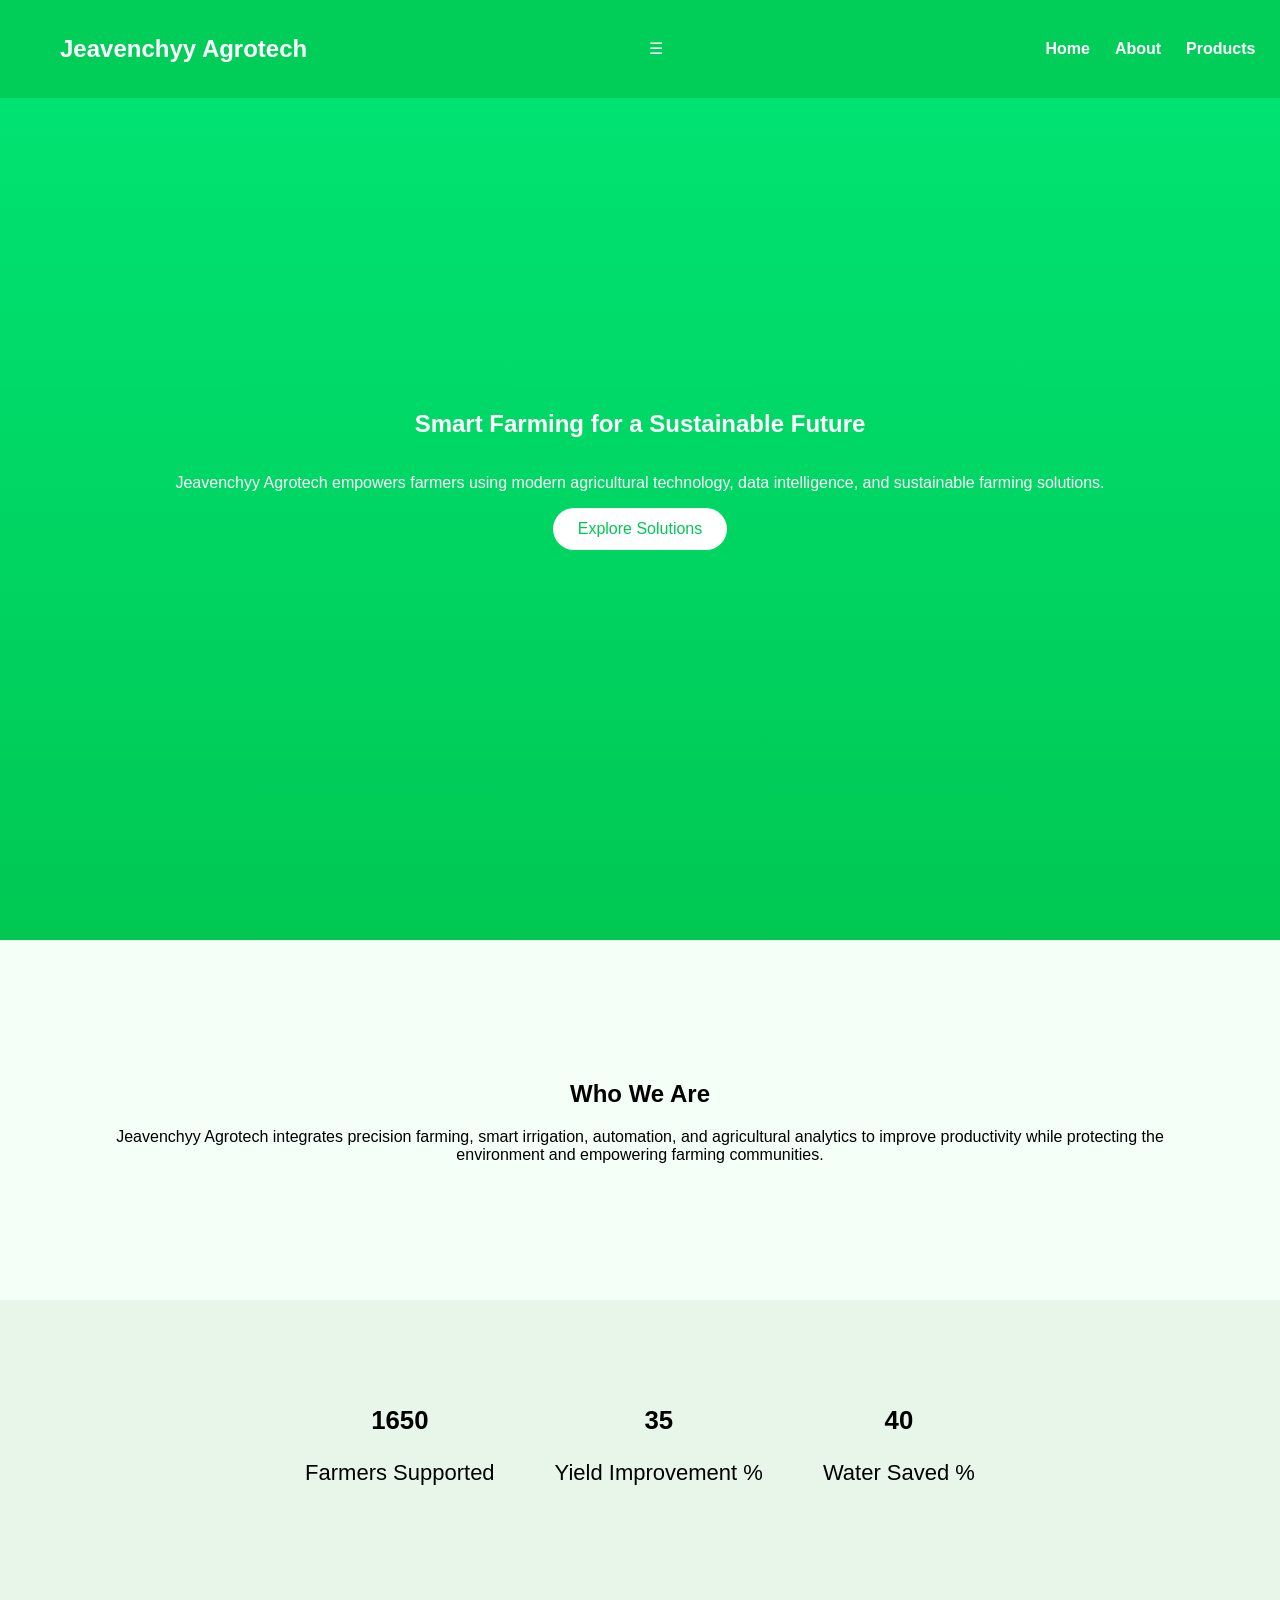
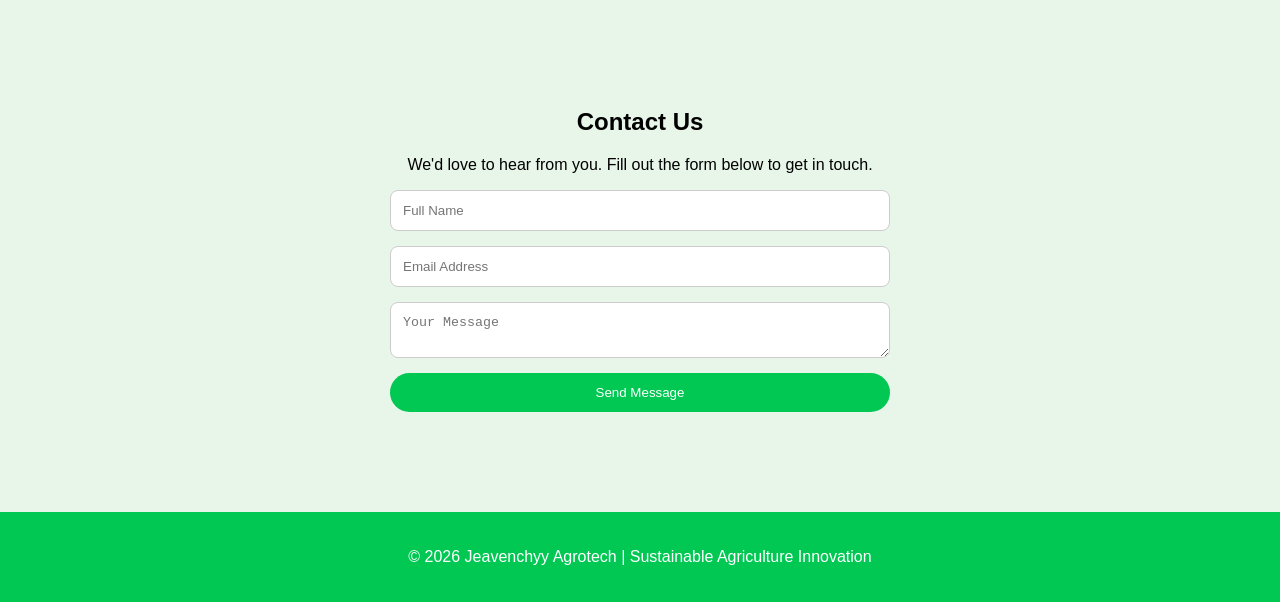
<file: index.html>
<!DOCTYPE html>
<html lang="en">
<head>
<meta charset="UTF-8">
<meta name="viewport" content="width=device-width, initial-scale=1.0">
<title>Jeavenchyy Agrotech</title>

<link rel="stylesheet" href="style.css">
<script defer src="script.js"></script>
</head>

<body>

<!-- NAVBAR -->
<nav class="navbar">
    <h2 class="logo">Jeavenchyy Agrotech</h2>

    <div class="menu-toggle" id="menu-toggle">
        ☰
    </div>

    <ul class="nav-links" id="nav-links">
        <li><a href="index.html" target="_self">Home</a></li>
        <li><a href="about.html" target="_self">About</a></li>
        <li><a href="products.html" target="_self">Products</a></li>
        <li><a href="contact.html" target="_self">Contact</a></li>
    </ul>
</nav>

<!-- HERO -->
<section class="hero">
<h1>Smart Farming for a Sustainable Future</h1>
<p>
Jeavenchyy Agrotech empowers farmers using modern agricultural
technology, data intelligence, and sustainable farming solutions.
</p>

<a href="products.html" class="btn">Explore Solutions</a>
</section>

<!-- ABOUT PREVIEW -->
<section class="section fade">
<h2>Who We Are</h2>
<p>
Jeavenchyy Agrotech integrates precision farming, smart irrigation,
automation, and agricultural analytics to improve productivity while
protecting the environment and empowering farming communities.
</p>
</section>

<!-- IMPACT -->
<section class="stats">

<div class="stat">
<h3 class="counter" data-target="5000">0</h3>
<p>Farmers Supported</p>
</div>

<div class="stat">
<h3 class="counter" data-target="35">0</h3>
<p>Yield Improvement %</p>
</div>

<div class="stat">
<h3 class="counter" data-target="40">0</h3>
<p>Water Saved %</p>
</div>

</section>

<!-- CONTACT SECTION -->
<section id="contact" class="contact-section">
  <h2>Contact Us</h2>
  <p>We'd love to hear from you. Fill out the form below to get in touch.</p>
  
  <form class="contact-form">
    <input type="text" placeholder="Full Name" required>
    <input type="email" placeholder="Email Address" required>
    <textarea placeholder="Your Message" required></textarea>
    <button type="submit">Send Message</button>
  </form>
</section>


<footer>
<p>© 2026 Jeavenchyy Agrotech | Sustainable Agriculture Innovation</p>
</footer>

</body>
</html>
</file>
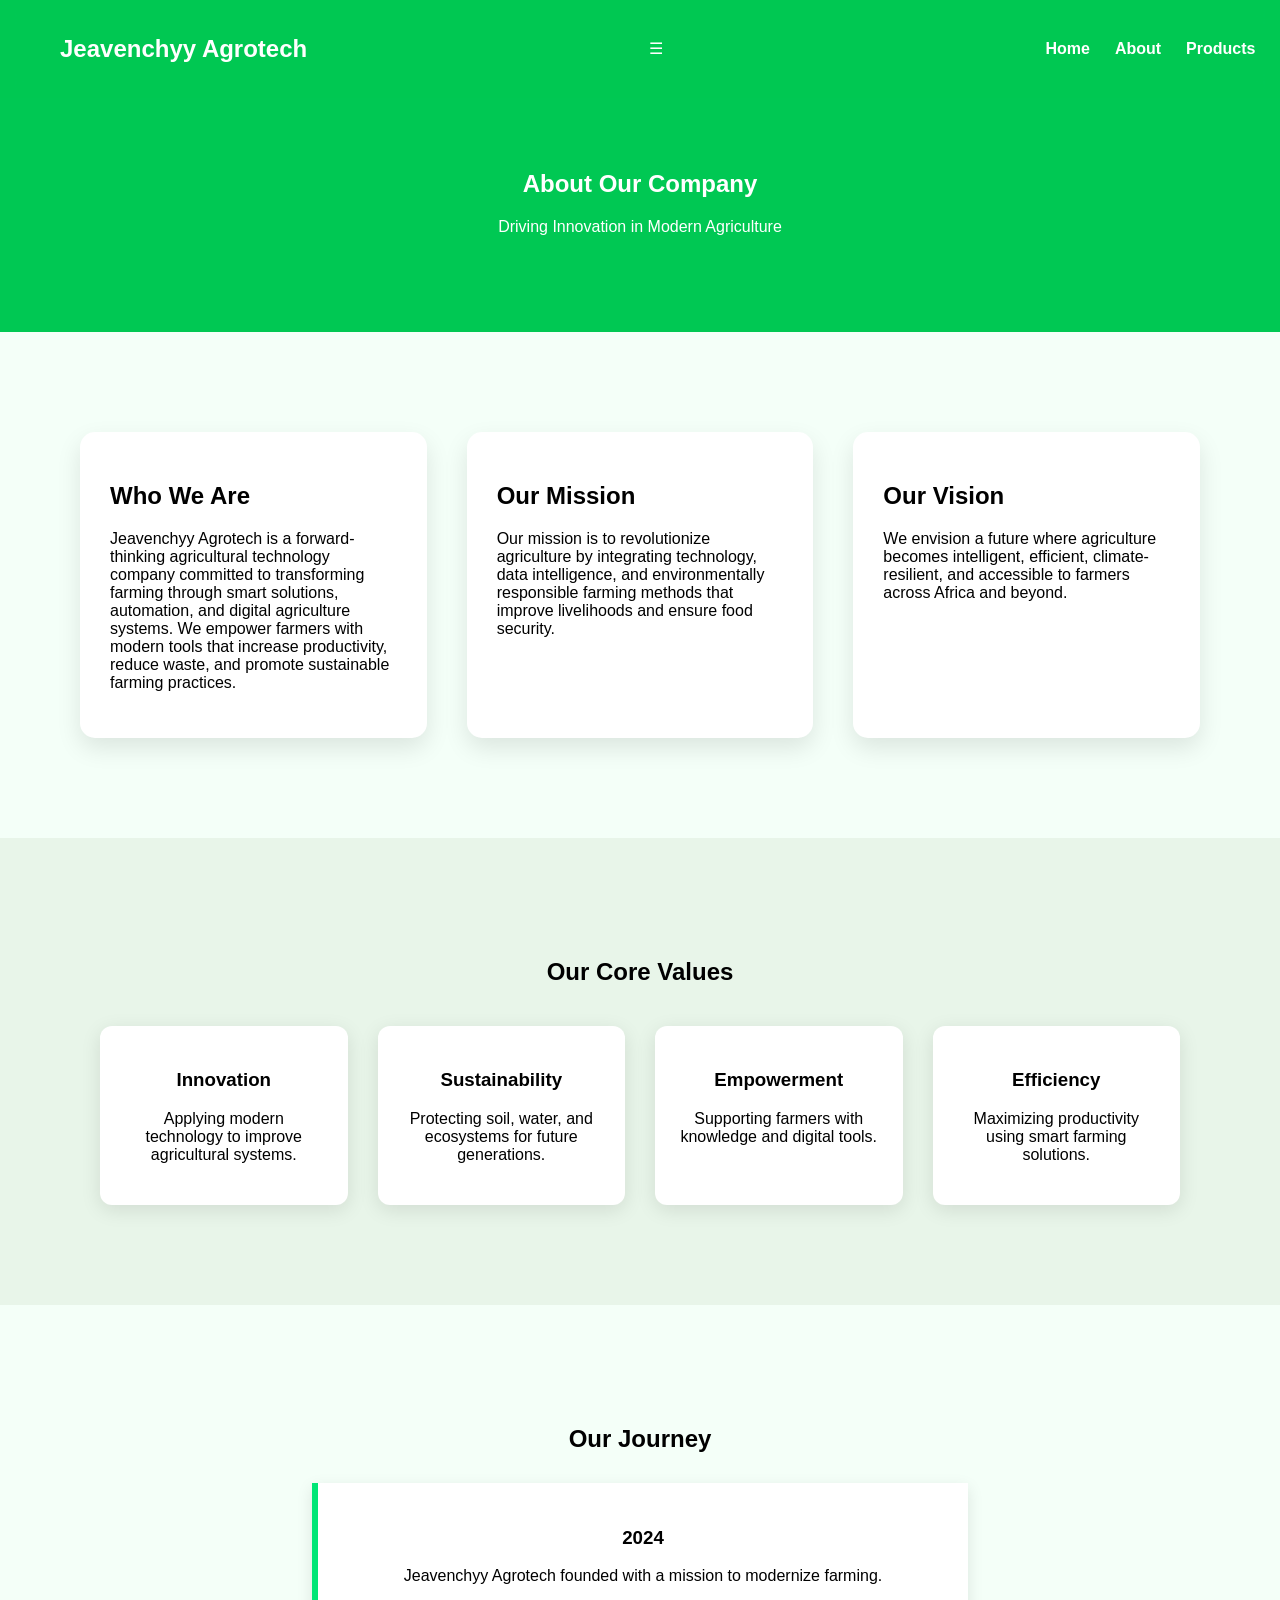
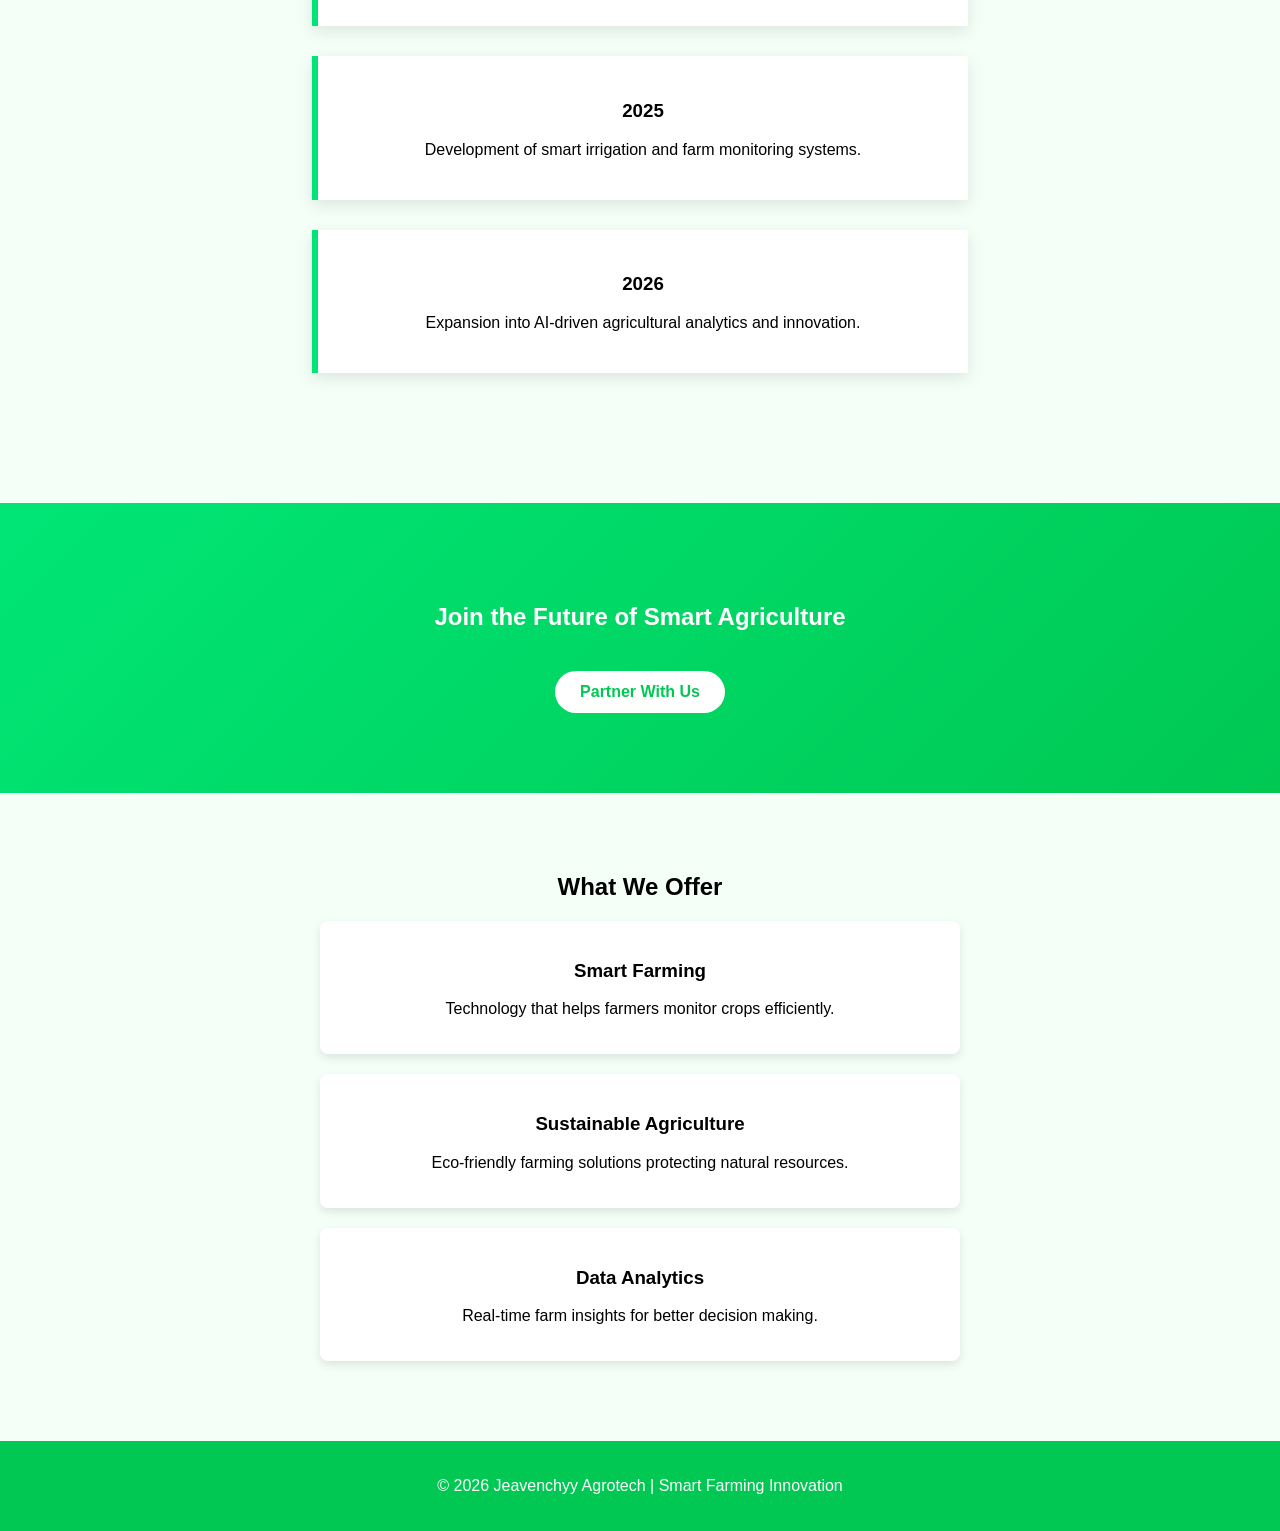
<file: about.html>
<!DOCTYPE html>
<html lang="en">
<head>
<meta charset="UTF-8">
<meta name="viewport" content="width=device-width, initial-scale=1.0">

<title>About | Jeavenchyy Agrotech</title>

<link rel="stylesheet" href="style.css">
<script defer src="script.js"></script>

</head>

<body>

<!-- NAVBAR -->
<nav class="navbar">
    <h2 class="logo">Jeavenchyy Agrotech</h2>

    <div class="menu-toggle" id="menu-toggle">
        ☰
    </div>

    <ul class="nav-links" id="nav-links">
        <li><a href="index.html" target="_self">Home</a></li>
        <li><a href="about.html" target="_self">About</a></li>
        <li><a href="products.html" target="_self">Products</a></li>
        <li><a href="contact.html" target="_self">Contact</a></li>
    </ul>
</nav>

<!-- HERO -->
<section class="page-hero">
<h1>About Our Company</h1>
<p>Driving Innovation in Modern Agriculture</p>
</section>


<!-- COMPANY INTRO -->
<section class="about-container">

<div class="about-grid">

<div class="about-card fade">
<h2>Who We Are</h2>
<p>
Jeavenchyy Agrotech is a forward-thinking agricultural technology
company committed to transforming farming through smart solutions,
automation, and digital agriculture systems.
We empower farmers with modern tools that increase productivity,
reduce waste, and promote sustainable farming practices.
</p>
</div>

<div class="about-card fade">
<h2>Our Mission</h2>
<p>
Our mission is to revolutionize agriculture by integrating technology,
data intelligence, and environmentally responsible farming methods
that improve livelihoods and ensure food security.
</p>
</div>

<div class="about-card fade">
<h2>Our Vision</h2>
<p>
We envision a future where agriculture becomes intelligent,
efficient, climate-resilient, and accessible to farmers across
Africa and beyond.
</p>
</div>

</div>

</section>


<!-- COMPANY VALUES -->
<section class="values-section fade">

<h2>Our Core Values</h2>

<div class="values-grid">

<div class="value-box">
<h3>Innovation</h3>
<p>Applying modern technology to improve agricultural systems.</p>
</div>

<div class="value-box">
<h3>Sustainability</h3>
<p>Protecting soil, water, and ecosystems for future generations.</p>
</div>

<div class="value-box">
<h3>Empowerment</h3>
<p>Supporting farmers with knowledge and digital tools.</p>
</div>

<div class="value-box">
<h3>Efficiency</h3>
<p>Maximizing productivity using smart farming solutions.</p>
</div>

</div>

</section>


<!-- TIMELINE -->
<section class="timeline">

<h2>Our Journey</h2>

<div class="timeline-item fade">
<h3>2024</h3>
<p>Jeavenchyy Agrotech founded with a mission to modernize farming.</p>
</div>

<div class="timeline-item fade">
<h3>2025</h3>
<p>Development of smart irrigation and farm monitoring systems.</p>
</div>

<div class="timeline-item fade">
<h3>2026</h3>
<p>Expansion into AI-driven agricultural analytics and innovation.</p>
</div>

</section>


<!-- CALL TO ACTION -->
<section class="cta fade">
<h2>Join the Future of Smart Agriculture</h2>
<a href="contact.html" class="btn">Partner With Us</a>
</section>

<section class="features">

<h2>What We Offer</h2>

<div class="feature-box">
<h3>Smart Farming</h3>
<p>Technology that helps farmers monitor crops efficiently.</p>
</div>

<div class="feature-box">
<h3>Sustainable Agriculture</h3>
<p>Eco-friendly farming solutions protecting natural resources.</p>
</div>

<div class="feature-box">
<h3>Data Analytics</h3>
<p>Real-time farm insights for better decision making.</p>
</div>

</section>


<!-- FOOTER -->
<footer>
<p>© 2026 Jeavenchyy Agrotech | Smart Farming Innovation</p>
</footer>

</body>
</html>
</file>
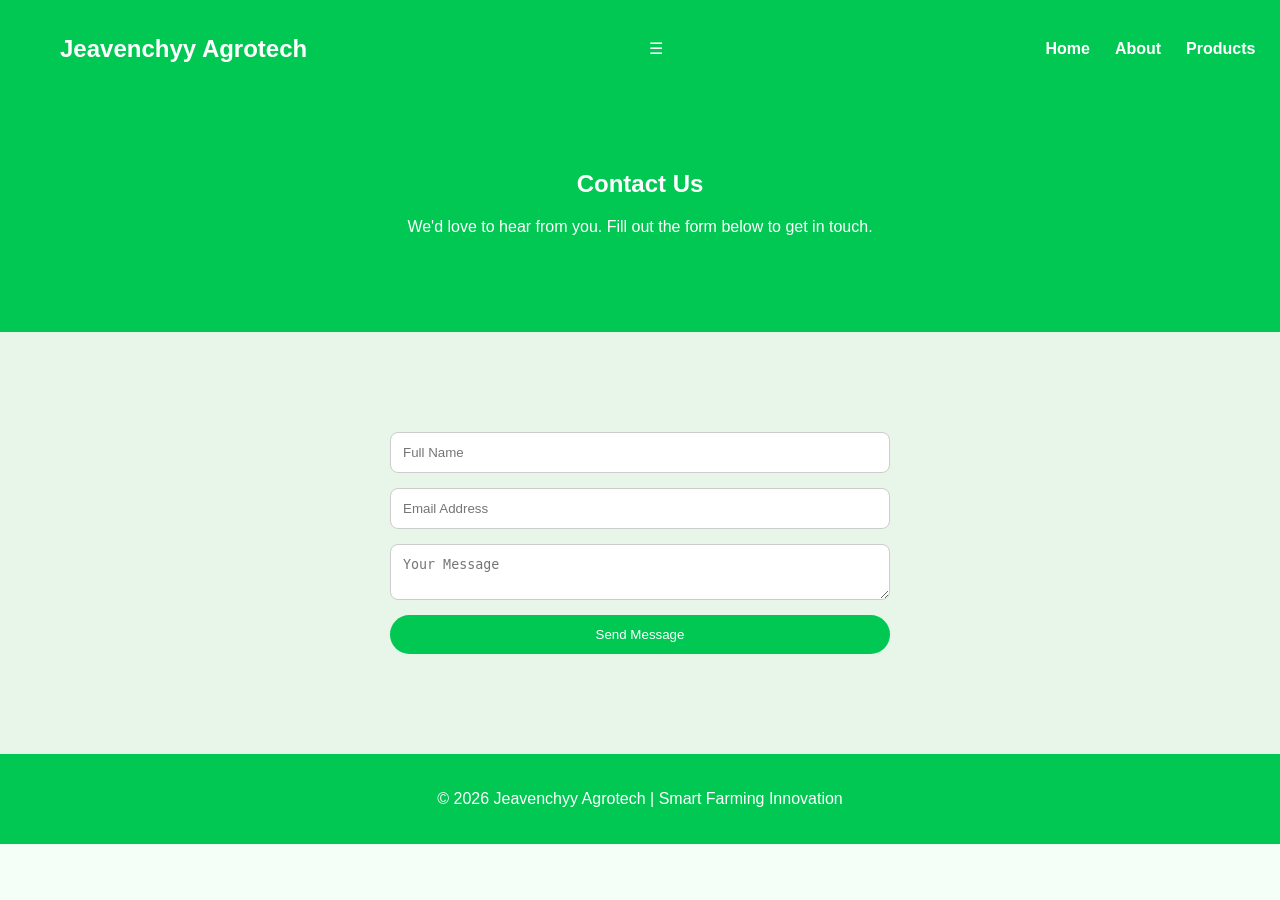
<file: contact.html>
<!DOCTYPE html>
<html lang="en">
<head>
  <meta charset="UTF-8">
  <meta name="viewport" content="width=device-width, initial-scale=1.0">
  <title>Contact | Jeavenchyy Agrotech</title>
  <link rel="stylesheet" href="style.css">
</head>

<body>

 <!-- NAVBAR -->
<nav class="navbar">
    <h2 class="logo">Jeavenchyy Agrotech</h2>

    <div class="menu-toggle" id="menu-toggle">
        ☰
    </div>

    <ul class="nav-links" id="nav-links">
        <li><a href="index.html" target="_self">Home</a></li>
        <li><a href="about.html" target="_self">About</a></li>
        <li><a href="products.html" target="_self">Products</a></li>
        <li><a href="contact.html" target="_self">Contact</a></li>
    </ul>
</nav>

  <!-- HERO -->
  <section class="page-hero">
    <h1>Contact Us</h1>
    <p>We'd love to hear from you. Fill out the form below to get in touch.</p>
  </section>

  <!-- CONTACT FORM -->
  <section class="contact-section">
    <form class="contact-form">
      <input type="text" placeholder="Full Name" required>
      <input type="email" placeholder="Email Address" required>
      <textarea placeholder="Your Message" required></textarea>
      <button type="submit">Send Message</button>
    </form>
  </section>

  <!-- FOOTER -->
  <footer>
    <p>© 2026 Jeavenchyy Agrotech | Smart Farming Innovation</p>
  </footer>

</body>
</html>
</file>
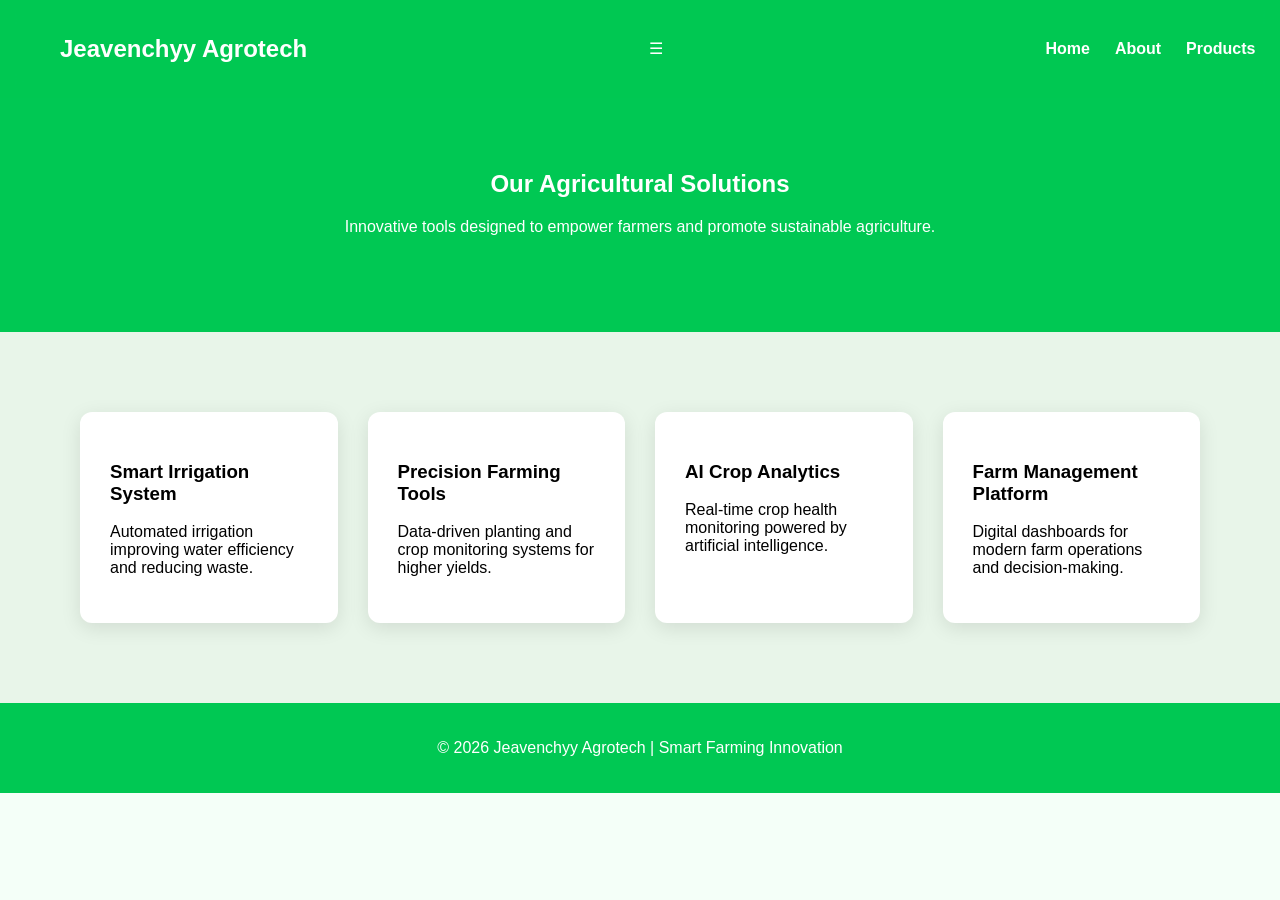
<file: products.html>
<!DOCTYPE html>
<html lang="en">
<head>
  <meta charset="UTF-8">
  <meta name="viewport" content="width=device-width, initial-scale=1.0">
  <title>Products | Jeavenchyy Agrotech</title>
  <link rel="stylesheet" href="style.css">
  <script defer src="script.js"></script>
</head>

<body>

 <!-- NAVBAR -->
<nav class="navbar">
    <h2 class="logo">Jeavenchyy Agrotech</h2>

    <div class="menu-toggle" id="menu-toggle">
        ☰
    </div>

    <ul class="nav-links" id="nav-links">
        <li><a href="index.html" target="_self">Home</a></li>
        <li><a href="about.html" target="_self">About</a></li>
        <li><a href="products.html" target="_self">Products</a></li>
        <li><a href="contact.html" target="_self">Contact</a></li>
    </ul>
</nav>

  <!-- HERO -->
  <section class="page-hero">
    <h1>Our Agricultural Solutions</h1>
    <p>Innovative tools designed to empower farmers and promote sustainable agriculture.</p>
  </section>

  <!-- PRODUCTS GRID -->
  <section class="products">

    <div class="card ">
      <h3>Smart Irrigation System</h3>
      <p>Automated irrigation improving water efficiency and reducing waste.</p>
    </div>

    <div class="card ">
      <h3>Precision Farming Tools</h3>
      <p>Data-driven planting and crop monitoring systems for higher yields.</p>
    </div>

    <div class="card ">
      <h3>AI Crop Analytics</h3>
      <p>Real-time crop health monitoring powered by artificial intelligence.</p>
    </div>

    <div class="card ">
      <h3>Farm Management Platform</h3>
      <p>Digital dashboards for modern farm operations and decision-making.</p>
    </div>

  </section>
  


  <!-- FOOTER -->
  <footer>
    <p>© 2026 Jeavenchyy Agrotech | Smart Farming Innovation</p>
  </footer>

</body>
</html>
</file>
<file: style.css>
html {
  scroll-behavior: smooth;
}

body {
  margin: 0;
  font-family: Segoe UI, sans-serif;
  background: #f4fff8;
}

/* NAVBAR */
.navbar {
  position: fixed;
  top: 0;
  width: 100%;
  display: flex;
  justify-content: space-between;
  align-items: center;
  padding: 15px 60px;
  background: rgba(0,200,83,0.8);
  backdrop-filter: blur(10px);
  color: white;
  z-index: 1000;
}

.nav-links {
  display: flex;
  gap: 25px;
  list-style: none;
}

.nav-links a {
  color: white;
  text-decoration: none;
  font-weight: bold;
}

/* HERO */
.hero {
  height: 100vh;
  background: linear-gradient(#00e676, #00c853);
  display: flex;
  flex-direction: column;
  justify-content: center;
  align-items: center;
  color: white;
  text-align: center;
  padding: 20px;
}

.btn {
  background: white;
  color: #00c853;
  padding: 12px 25px;
  border-radius: 25px;
  text-decoration: none;
}

/* SECTIONS */
.section {
  padding: 120px 80px;
  text-align: center;
}

.page-hero {
  padding: 150px 20px 80px;
  background: #00c853;
  color: white;
  text-align: center;
}

/* PRODUCTS */
.products {
  display: grid;
  grid-template-columns: repeat(auto-fit, minmax(250px, 1fr));
  gap: 30px;
  padding: 80px;
  background: #e8f5e9; /* soft background so cards stand out */
}

.card {
  background: white;
  padding: 30px;
  border-radius: 12px;
  box-shadow: 0 5px 20px rgba(0,0,0,0.1);
  transition: 0.3s;
}

.card:hover {
  transform: translateY(-8px);
  box-shadow: 0 8px 25px rgba(0,0,0,0.15);
}

/* CONTACT */
.contact-section {
  padding: 100px 20px;
  background: #e8f5e9;
  text-align: center;
}

.contact-form {
  max-width: 500px;
  margin: auto;
  display: flex;
  flex-direction: column;
  gap: 15px;
}

.contact-form input,
.contact-form textarea {
  padding: 12px;
  border-radius: 8px;
  border: 1px solid #ccc;
}

.contact-form button {
  background: #00c853;
  color: white;
  padding: 12px;
  border: none;
  border-radius: 25px;
  cursor: pointer;
}


/* STATS */
.stats {
  display: flex;
  justify-content: center;
  gap: 60px;
  padding: 80px;
  background: #e8f5e9;
}

.stat {
  text-align: center;
  font-size: 22px;
}

/* FADE ANIMATION */
.fade {
  opacity: 0;
  transform: translateY(40px);
  transition: 1s;
}

.fade.show {
  opacity: 1;
  transform: translateY(0);
}

/* FOOTER */
footer {
  background: #00c853;
  color: white;
  text-align: center;
  padding: 20px;
}

/* ABOUT PAGE */
.about-container {
  padding: 100px 80px;
  background: #f4fff8;
}

.about-grid {
  display: grid;
  grid-template-columns: repeat(auto-fit, minmax(300px, 1fr));
  gap: 40px;
}

.about-card {
  background: white;
  padding: 30px;
  border-radius: 15px;
  box-shadow: 0 10px 25px rgba(0,0,0,0.1);
  transition: 0.4s;
}

.about-card:hover {
  transform: translateY(-10px);
}

/* VALUES */
.values-section {
  padding: 100px;
  text-align: center;
  background: #e8f5e9;
}

.values-grid {
  display: grid;
  grid-template-columns: repeat(auto-fit, minmax(220px, 1fr));
  gap: 30px;
  margin-top: 40px;
}

.value-box {
  background: white;
  padding: 25px;
  border-radius: 12px;
  box-shadow: 0 5px 20px rgba(0,0,0,0.1);
  transition: 0.3s;
}

.value-box:hover {
  transform: scale(1.05);
}

/* TIMELINE */
.timeline {
  padding: 100px;
  text-align: center;
  background: #f4fff8;
}

.timeline-item {
  margin: 30px auto;
  max-width: 600px;
  background: white;
  padding: 25px;
  border-left: 6px solid #00e676;
  box-shadow: 0 5px 15px rgba(0,0,0,0.1);
}

/* CTA */
.cta {
  background: linear-gradient(135deg, #00e676, #00c853);
  color: white;
  text-align: center;
  padding: 80px;
}

.cta .btn {
  margin-top: 20px;
  display: inline-block;
  background: white;
  color: #00c853;
  padding: 12px 25px;
  border-radius: 25px;
  text-decoration: none;
  font-weight: bold;
}

/* ABOUT CONTENT */
.about-content {
  padding: 60px 10%;
  background: #f4f4f4;
  line-height: 1.7;
}

.about-content h2 {
  margin-top: 25px;
  color: #00a651;
}

/* FEATURES */
.features {
  padding: 60px 10%;
  text-align: center;
}

.feature-box {
  background: white;
  padding: 20px;
  margin: 20px auto;
  max-width: 600px;
  border-radius: 8px;
  box-shadow: 0 4px 10px rgba(0,0,0,0.1);
  transition: 0.3s;
}

.feature-box:hover {
  transform: translateY(-5px);
}

.products {
  display: grid;
  grid-template-columns: repeat(auto-fit, minmax(250px, 1fr));
  gap: 30px;
  padding: 80px;
  background: #e8f5e9; /* soft green background */
}
</file>
